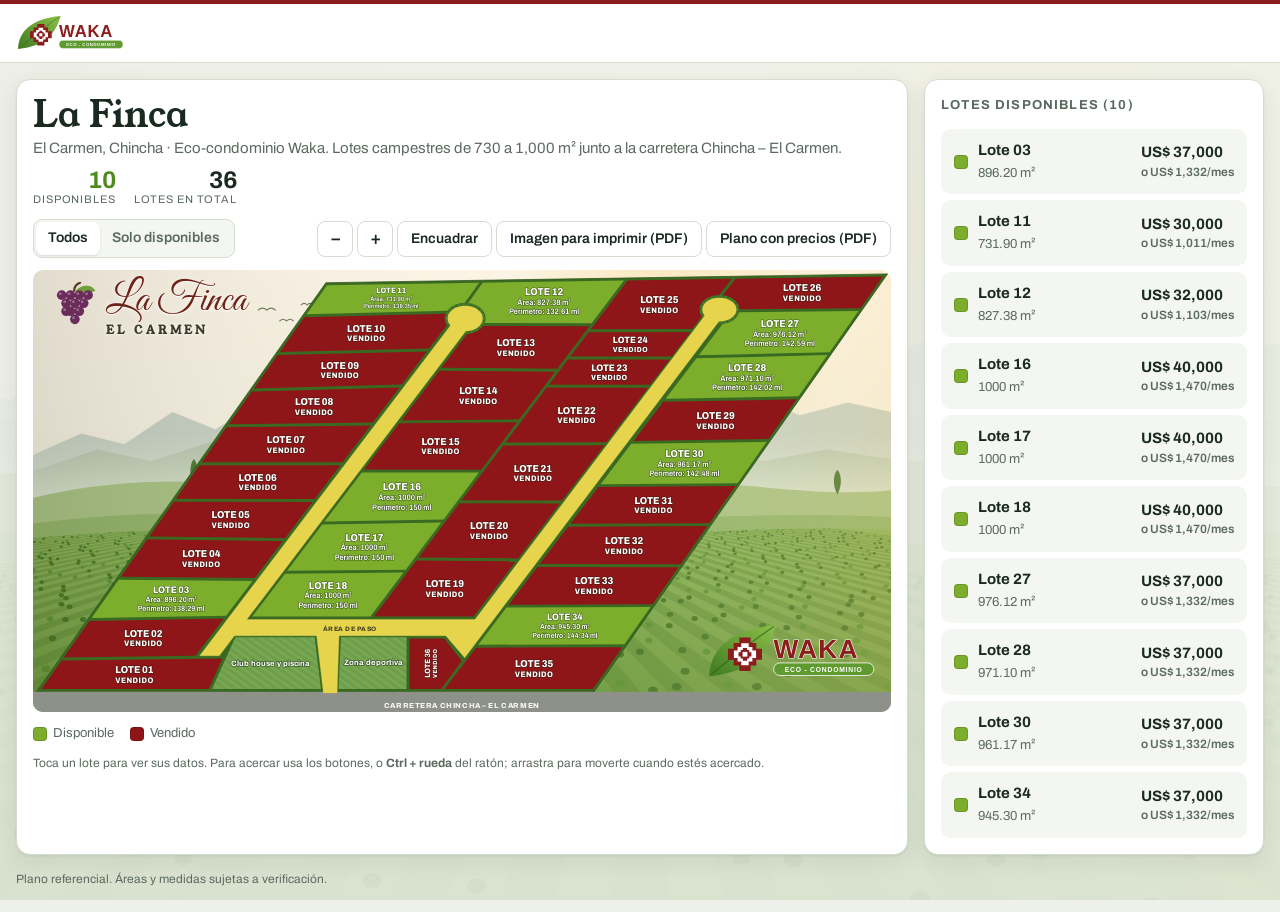
<file: index.html>
<!doctype html>
<html lang="es">
<head>
<meta charset="utf-8">
<meta name="viewport" content="width=device-width, initial-scale=1, viewport-fit=cover">
<title>Mapa de Lotes</title>
<meta name="description" content="Plano interactivo de lotes: disponibilidad, áreas y precios.">
<link rel="preconnect" href="https://fonts.googleapis.com">
<link rel="preconnect" href="https://fonts.gstatic.com" crossorigin>
<link rel="stylesheet" href="https://fonts.googleapis.com/css2?family=Archivo:wdth,wght@75..125,400..800&family=Great+Vibes&family=Young+Serif&display=swap">
<link rel="stylesheet" href="assets/css/estilo.css">
</head>
<body>
<header class="barra">
  <div class="marca">
    <img class="marca-logo" id="marcaLogo" alt="" hidden>
    <span class="marca-nombre" id="sitioNombre">Mapa de Lotes</span>
    <span class="marca-sub" id="marcaLema"></span>
  </div>
  <nav class="pestanas" id="pestanas" role="tablist" aria-label="Condominios"></nav>
</header>

<div class="aviso-borrador" id="avisoBorrador" hidden>
  Vista previa del borrador del editor. Los visitantes de la web todavía no ven estos cambios.
</div>

<main class="visor">
  <section class="tarjeta plano-card" aria-labelledby="condNombre">
    <div class="plano-cabecera">
      <div>
        <h1 id="condNombre">Cargando…</h1>
        <p id="condUbicacion"></p>
      </div>
      <div class="resumen" id="resumen"></div>
    </div>

    <div class="plano-herramientas">
      <div class="segmento" role="group" aria-label="Filtrar lotes">
        <button type="button" id="filtroTodos" aria-pressed="true">Todos</button>
        <button type="button" id="filtroDisp" aria-pressed="false">Solo disponibles</button>
      </div>
      <div class="zoom">
        <button type="button" class="btn btn-icono" id="zoomMenos" aria-label="Alejar">−</button>
        <button type="button" class="btn btn-icono" id="zoomMas" aria-label="Acercar">+</button>
        <button type="button" class="btn" id="zoomReset">Encuadrar</button>
        <button type="button" class="btn" id="btnImagenPdf" title="Solo el plano con el fondo y el logo, a toda la hoja">Imagen para imprimir (PDF)</button>
        <button type="button" class="btn" id="btnPlanoPdf" title="Plano con la tabla de lotes disponibles y precios">Plano con precios (PDF)</button>
      </div>
    </div>

    <div class="plano-marco" id="marco">
      <svg id="plano" class="plano-svg interactivo" role="img" aria-label="Plano de lotes"></svg>
    </div>

    <div class="leyenda" id="leyenda"></div>
    <p class="nota-plano">Toca un lote para ver sus datos. Para acercar usa los botones, o <b>Ctrl + rueda</b> del ratón; arrastra para moverte cuando estés acercado.</p>
  </section>

  <aside class="tarjeta panel" id="panel" aria-live="polite"></aside>
</main>

<footer class="pie" id="pie"></footer>

<!-- Se llena al exportar a PDF (plano o cotización) -->
<div id="impresion"></div>

<script src="data/condominios.js"></script>
<script src="assets/js/plano.js"></script>
<script src="assets/js/visor.js"></script>
</body>
</html>
</file>
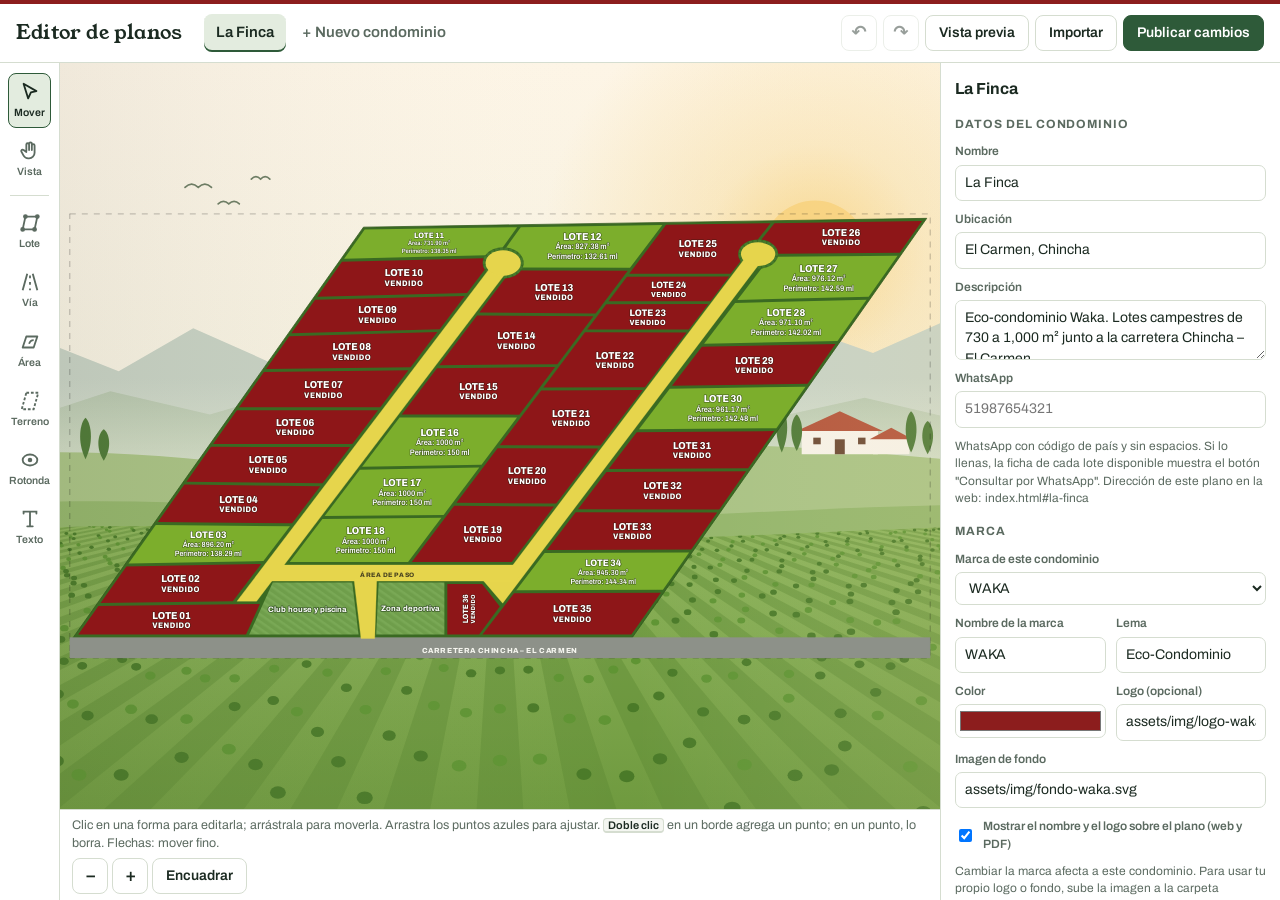
<file: editor.html>
<!doctype html>
<html lang="es">
<head>
<meta charset="utf-8">
<meta name="viewport" content="width=device-width, initial-scale=1, viewport-fit=cover">
<title>Editor de Planos</title>
<meta name="robots" content="noindex">
<link rel="preconnect" href="https://fonts.googleapis.com">
<link rel="preconnect" href="https://fonts.gstatic.com" crossorigin>
<link rel="stylesheet" href="https://fonts.googleapis.com/css2?family=Archivo:wdth,wght@75..125,400..800&family=Great+Vibes&family=Young+Serif&display=swap">
<link rel="stylesheet" href="assets/css/estilo.css">
</head>
<body class="editor-body">
<header class="barra">
  <div class="marca"><span class="marca-nombre">Editor de planos</span></div>
  <nav class="pestanas" id="pestanas" role="tablist" aria-label="Condominios"></nav>
  <div class="acciones">
    <button type="button" class="btn btn-icono" id="btnDeshacer" title="Deshacer (Ctrl+Z)" aria-label="Deshacer">↶</button>
    <button type="button" class="btn btn-icono" id="btnRehacer" title="Rehacer (Ctrl+Y)" aria-label="Rehacer">↷</button>
    <a class="btn" id="btnVista" href="index.html?borrador" target="_blank" rel="noopener">Vista previa</a>
    <button type="button" class="btn" id="btnImportar">Importar</button>
    <button type="button" class="btn btn-primario" id="btnPublicar">Publicar cambios</button>
    <input type="file" id="archivoImportar" accept=".js,.json,application/json,text/javascript" hidden>
  </div>
</header>

<div class="aviso-borrador" id="avisoBorrador" hidden>
  <span>Tienes cambios guardados en este navegador que aún no están publicados en la web.</span>
  <button type="button" class="btn" id="btnDescartar">Descartar borrador</button>
</div>

<main class="editor">
  <nav class="herramientas" id="herramientas" aria-label="Herramientas">
    <button type="button" class="herr" data-herr="seleccionar" title="Seleccionar y mover (V)">
      <svg viewBox="0 0 24 24" fill="none" stroke="currentColor" stroke-width="2" stroke-linejoin="round"><path d="M5 3l14 8-6 1.5L10 19z"/></svg>Mover</button>
    <button type="button" class="herr" data-herr="mano" title="Desplazar la vista (H o barra espaciadora)">
      <svg viewBox="0 0 24 24" fill="none" stroke="currentColor" stroke-width="2" stroke-linecap="round"><path d="M8 12V5a1.5 1.5 0 013 0v6m0-7a1.5 1.5 0 013 0v7m0-5a1.5 1.5 0 013 0v8a6 6 0 01-6 6h-1a6 6 0 01-5-3l-2.5-4.5a1.5 1.5 0 012.5-1.5L8 13"/></svg>Vista</button>
    <div class="herr-sep"></div>
    <button type="button" class="herr" data-herr="lote" title="Dibujar lote (L)">
      <svg viewBox="0 0 24 24" fill="none" stroke="currentColor" stroke-width="2" stroke-linejoin="round"><path d="M7 5h13l-3 14H4z"/><circle cx="7" cy="5" r="1.6" fill="currentColor"/><circle cx="20" cy="5" r="1.6" fill="currentColor"/><circle cx="17" cy="19" r="1.6" fill="currentColor"/><circle cx="4" cy="19" r="1.6" fill="currentColor"/></svg>Lote</button>
    <button type="button" class="herr" data-herr="via" title="Dibujar vía o calle (R)">
      <svg viewBox="0 0 24 24" fill="none" stroke="currentColor" stroke-width="2"><path d="M9 3L4 21M15 3l5 18"/><path d="M12 5v3m0 4v3m0 4v2" stroke-dasharray="0"/></svg>Vía</button>
    <button type="button" class="herr" data-herr="area" title="Dibujar área común (A)">
      <svg viewBox="0 0 24 24" fill="none" stroke="currentColor" stroke-width="2" stroke-linejoin="round"><path d="M4 18l4-12h12l-4 12z"/><path d="M11 14c1-3 3-4 5-4" /></svg>Área</button>
    <button type="button" class="herr" data-herr="terreno" title="Dibujar contorno del terreno (T)">
      <svg viewBox="0 0 24 24" fill="none" stroke="currentColor" stroke-width="2" stroke-dasharray="3 2"><path d="M8 3h13l-5 18H3z"/></svg>Terreno</button>
    <button type="button" class="herr" data-herr="rotonda" title="Rotonda: arrastra para dibujar (O)">
      <svg viewBox="0 0 24 24" fill="none" stroke="currentColor" stroke-width="2"><ellipse cx="12" cy="12" rx="8" ry="6"/><circle cx="12" cy="12" r="1.5" fill="currentColor"/></svg>Rotonda</button>
    <button type="button" class="herr" data-herr="texto" title="Texto (X)">
      <svg viewBox="0 0 24 24" fill="none" stroke="currentColor" stroke-width="2" stroke-linecap="round"><path d="M5 6V4h14v2M12 4v16M9 20h6"/></svg>Texto</button>
  </nav>

  <section class="lienzo" id="lienzo">
    <div class="plano-marco" id="marco">
      <svg id="plano" class="plano-svg" role="img" aria-label="Plano en edición"></svg>
    </div>
    <div class="lienzo-info">
      <span id="ayudaHerr"></span>
      <span class="zoom">
        <button type="button" class="btn btn-icono" id="zoomMenos" aria-label="Alejar">−</button>
        <button type="button" class="btn btn-icono" id="zoomMas" aria-label="Acercar">+</button>
        <button type="button" class="btn" id="zoomReset">Encuadrar</button>
      </span>
    </div>
  </section>

  <aside class="propiedades" id="propiedades" aria-label="Propiedades"></aside>
</main>

<dialog class="modal" id="modal"></dialog>
<div class="aviso-flotante" id="aviso" role="status" hidden></div>

<script src="data/condominios.js"></script>
<script src="assets/js/plano.js"></script>
<script src="assets/js/editor.js"></script>
</body>
</html>
</file>
<file: assets/css/estilo.css>
/* ==========================================================================
   Estilo compartido: visor público (index.html) y editor (editor.html)
   ========================================================================== */

:root {
  --fondo: #eef1ea;
  --superficie: #ffffff;
  --superficie-2: #f4f6f1;
  --tinta: #1b2a21;
  --tenue: #5b6a60;
  --linea: #d5ddd0;
  --acento: #2e5a39;
  --acento-tinta: #ffffff;
  --acento-suave: #e3ecdf;
  --campo: #dfe6d6;
  --peligro: #a3261f;
  --sombra: 0 1px 2px rgb(20 40 25 / 8%), 0 6px 24px rgb(20 40 25 / 8%);
  --radio: 10px;
  --fuente: "Archivo", system-ui, -apple-system, "Segoe UI", Roboto, sans-serif;
  --fuente-titulo: "Young Serif", Georgia, "Times New Roman", serif;
  --marca: #8c1d1d;             /* lo cambia la marca del condominio (visor.js) */
  --fondo-img: none;            /* paisaje de la marca */
  --velo: rgb(238 241 234 / 84%);
  --ok: #3f7a1f;
  --alerta: #a35a00;
  color-scheme: light;
}

@media (prefers-color-scheme: dark) {
  :root:not([data-theme="light"]) {
    --fondo: #111813;
    --superficie: #19221c;
    --superficie-2: #1f2a23;
    --tinta: #e5ece4;
    --tenue: #9aa99e;
    --linea: #2d3a31;
    --acento: #9ccc84;
    --acento-tinta: #10200f;
    --acento-suave: #24352a;
    --campo: #1c261f;
    --peligro: #ef7a6f;
    --sombra: 0 1px 2px rgb(0 0 0 / 30%), 0 6px 24px rgb(0 0 0 / 25%);
    --velo: rgb(17 24 19 / 90%);
    --ok: #9ccc84;
    --alerta: #f0b35e;
    color-scheme: dark;
  }
}
:root[data-theme="dark"] {
  --fondo: #111813;
  --superficie: #19221c;
  --superficie-2: #1f2a23;
  --tinta: #e5ece4;
  --tenue: #9aa99e;
  --linea: #2d3a31;
  --acento: #9ccc84;
  --acento-tinta: #10200f;
  --acento-suave: #24352a;
  --campo: #1c261f;
  --peligro: #ef7a6f;
  --sombra: 0 1px 2px rgb(0 0 0 / 30%), 0 6px 24px rgb(0 0 0 / 25%);
  --velo: rgb(17 24 19 / 90%);
  --ok: #9ccc84;
  --alerta: #f0b35e;
  color-scheme: dark;
}

* { box-sizing: border-box; }
html, body { height: 100%; }
body {
  margin: 0;
  background-color: var(--fondo);
  background-image: linear-gradient(var(--velo), var(--velo)), var(--fondo-img);
  background-size: cover;
  background-position: center bottom;
  background-attachment: fixed;
  color: var(--tinta);
  font: 15px/1.45 var(--fuente);
  font-variant-numeric: tabular-nums;
}
button, input, select, textarea { font: inherit; color: inherit; }
[hidden] { display: none !important; }
:focus-visible { outline: 2px solid var(--acento); outline-offset: 2px; }

/* ---------- Botones ---------- */
.btn {
  display: inline-flex; align-items: center; justify-content: center; gap: 6px;
  min-height: 36px; padding: 7px 13px;
  border: 1px solid var(--linea); border-radius: 8px;
  background: var(--superficie); color: var(--tinta);
  font-weight: 600; font-size: 14px; line-height: 1.1;
  cursor: pointer; text-decoration: none; white-space: nowrap;
}
.btn:hover { background: var(--superficie-2); }
.btn:disabled { opacity: .45; cursor: default; }
.btn-primario { background: var(--acento); border-color: var(--acento); color: var(--acento-tinta); }
.btn-primario:hover { background: var(--acento); filter: brightness(1.08); }
.btn-peligro { color: var(--peligro); }
.btn-icono { width: 36px; padding: 0; font-size: 18px; }

/* ---------- Barra superior ---------- */
.barra {
  position: sticky; top: env(safe-area-inset-top, 0px); z-index: 20;
  display: flex; flex-wrap: wrap; align-items: center; gap: 10px 22px;
  padding: 10px 16px;
  background: var(--superficie);
  border-top: 4px solid var(--marca);
  border-bottom: 1px solid var(--linea);
}
.marca { display: flex; align-items: center; gap: 10px; }
.marca-logo { height: 38px; width: auto; display: block; }
.marca-nombre { font-family: var(--fuente-titulo); font-size: 20px; letter-spacing: .01em; }
.marca-sub { font-size: 12px; color: var(--tenue); text-transform: uppercase; letter-spacing: .08em; }
.pestanas { display: flex; gap: 4px; flex-wrap: wrap; flex: 1; min-width: 0; }
.pestana {
  border: 0; background: transparent; cursor: pointer;
  padding: 8px 12px; border-radius: 8px;
  font-weight: 600; color: var(--tenue);
}
.pestana:hover { background: var(--superficie-2); color: var(--tinta); }
.pestana[aria-selected="true"] { background: var(--acento-suave); color: var(--tinta); box-shadow: inset 0 -2px 0 var(--acento); }

/* ---------- Plano (compartido) ---------- */
.plano-marco {
  position: relative;
  container-type: inline-size;
  background: var(--campo) var(--fondo-img) center bottom / cover no-repeat;
  border-radius: var(--radio);
  overflow: hidden;
  touch-action: none;
}
.plano-svg { display: block; width: 100%; height: auto; user-select: none; -webkit-user-select: none; }
.plano-svg text { font-family: "Archivo", system-ui, sans-serif; }

.forma-lote polygon { stroke: none; transition: filter .12s, opacity .15s; }
.interactivo .forma-lote { cursor: pointer; }
.interactivo .forma-lote:hover polygon { filter: brightness(1.13) saturate(1.05); }
.forma-lote.sel polygon { stroke: #ffffff; stroke-width: 3.5; vector-effect: non-scaling-stroke; }
.forma-lote.sel { filter: drop-shadow(0 0 5px rgb(0 0 0 / 55%)); }
.forma-lote.atenuado { opacity: .32; }
.etiqueta-lote { pointer-events: none; fill: #fff; font-weight: 800; paint-order: stroke; stroke: rgb(18 28 12 / 55%); stroke-linejoin: round; font-stretch: 90%; text-rendering: geometricPrecision; }
.etiqueta-lote .l-e { letter-spacing: .06em; }
.etiqueta-area { pointer-events: none; fill: #fff; font-weight: 700; paint-order: stroke; stroke: rgb(20 40 15 / 55%); stroke-linejoin: round; text-anchor: middle; }
.texto-libre { font-weight: 800; letter-spacing: .08em; text-anchor: middle; }

.leyenda { display: flex; flex-wrap: wrap; gap: 6px 16px; font-size: 13px; color: var(--tenue); }
.leyenda span { display: inline-flex; align-items: center; gap: 6px; }
.muestra { width: 14px; height: 14px; border-radius: 4px; flex: none; box-shadow: inset 0 0 0 1px rgb(0 0 0 / 15%); }

.zoom { display: flex; flex-wrap: wrap; gap: 4px; }

/* ==========================================================================
   Visor público
   ========================================================================== */
.visor {
  display: grid; grid-template-columns: minmax(0, 1fr) 340px; gap: 16px;
  max-width: 1500px; margin: 0 auto; padding: 16px;
}
.tarjeta { background: var(--superficie); border: 1px solid var(--linea); border-radius: 14px; box-shadow: var(--sombra); }
.plano-card { padding: 16px; display: flex; flex-direction: column; gap: 12px; min-width: 0; }
.plano-cabecera { display: flex; flex-wrap: wrap; justify-content: space-between; align-items: flex-end; gap: 8px 20px; }
.plano-cabecera h1 { font-family: var(--fuente-titulo); font-weight: 400; font-size: clamp(26px, 3.2vw, 36px); line-height: 1.05; margin: 0; text-wrap: balance; }
.plano-cabecera p { margin: 4px 0 0; color: var(--tenue); }
.resumen { display: flex; gap: 18px; }
.cifra { display: flex; flex-direction: column; align-items: flex-end; }
.cifra b { font-size: 24px; line-height: 1; }
.cifra small { font-size: 11px; text-transform: uppercase; letter-spacing: .08em; color: var(--tenue); }
.cifra-verde b { color: #4f8a1f; }
:root[data-theme="dark"] .cifra-verde b { color: #9ccc84; }
@media (prefers-color-scheme: dark) { :root:not([data-theme="light"]) .cifra-verde b { color: #9ccc84; } }
.plano-herramientas { display: flex; flex-wrap: wrap; justify-content: space-between; align-items: center; gap: 8px; }
.segmento { display: inline-flex; border: 1px solid var(--linea); border-radius: 9px; padding: 2px; background: var(--superficie-2); }
.segmento button { border: 0; background: transparent; padding: 6px 12px; border-radius: 7px; cursor: pointer; font-weight: 600; font-size: 14px; color: var(--tenue); }
.segmento button[aria-pressed="true"] { background: var(--superficie); color: var(--tinta); box-shadow: 0 1px 2px rgb(0 0 0 / 12%); }
.nota-plano { font-size: 12px; color: var(--tenue); margin: 0; }

.panel { padding: 16px; display: flex; flex-direction: column; gap: 14px; align-self: start; position: sticky; top: 76px; max-height: calc(100vh - 92px); overflow: auto; }
.panel h2 { margin: 0; font-size: 13px; text-transform: uppercase; letter-spacing: .09em; color: var(--tenue); font-weight: 700; }
.lista-lotes { display: flex; flex-direction: column; gap: 6px; margin: 0; padding: 0; list-style: none; }
.fila-lote {
  width: 100%; display: grid; grid-template-columns: auto 1fr auto; align-items: center; gap: 10px;
  padding: 10px 12px; text-align: left; cursor: pointer;
  background: var(--superficie-2); border: 1px solid transparent; border-radius: 10px;
}
.fila-lote:hover { border-color: var(--linea); }
.fila-lote strong { display: block; font-size: 15px; }
.fila-lote small { color: var(--tenue); font-size: 13px; }
.fila-precio { font-weight: 700; font-size: 15px; }
.vacio { color: var(--tenue); font-size: 14px; margin: 0; }

.detalle { display: flex; flex-direction: column; gap: 14px; }
.detalle-cab { display: flex; justify-content: space-between; align-items: flex-start; gap: 10px; }
.detalle-cab h3 { font-family: var(--fuente-titulo); font-weight: 400; font-size: 30px; line-height: 1; margin: 2px 0 0; }
.pastilla { display: inline-flex; align-items: center; gap: 6px; padding: 4px 10px; border-radius: 99px; font-size: 12px; font-weight: 700; letter-spacing: .06em; text-transform: uppercase; color: #fff; }
.precio-grande { font-size: 28px; font-weight: 800; letter-spacing: -.01em; }
.precio-grande small { display: block; font-size: 12px; font-weight: 600; color: var(--tenue); letter-spacing: .06em; text-transform: uppercase; }
.datos { display: grid; grid-template-columns: 1fr 1fr; gap: 10px; margin: 0; }
.datos div { background: var(--superficie-2); border-radius: 10px; padding: 10px 12px; }
.datos .ancho { grid-column: 1 / -1; }
.datos dt { font-size: 11px; text-transform: uppercase; letter-spacing: .08em; color: var(--tenue); }
.datos dd { margin: 2px 0 0; font-weight: 700; font-size: 16px; overflow-wrap: anywhere; }
.contacto { display: flex; flex-direction: column; gap: 6px; font-size: 13px; color: var(--tenue); }

.pie { max-width: 1500px; margin: 0 auto; padding: 0 16px 24px; color: var(--tenue); font-size: 12px; }

@media (max-width: 600px) {
  .barra { gap: 6px 12px; }
  .pestanas { flex: 1 1 100%; flex-wrap: nowrap; overflow-x: auto; }
  .pestana { flex: none; }
}
@media (max-width: 960px) {
  .visor { grid-template-columns: 1fr; padding: 12px; }
  .panel { position: static; max-height: none; }
  .plano-card { padding: 12px; }
}

/* Modo incrustado (iframe en otra web): index.html?embed */
.embed .barra, .embed .pie { display: none; }
.embed .visor { padding: 8px; }

/* ==========================================================================
   Editor
   ========================================================================== */
.editor-body { display: flex; flex-direction: column; height: 100%; overflow: hidden; }
.editor-body .barra { position: static; }
.acciones { display: flex; flex-wrap: wrap; gap: 6px; }
.aviso-borrador {
  display: flex; flex-wrap: wrap; align-items: center; gap: 8px 14px;
  padding: 7px 16px; font-size: 13px;
  background: var(--acento-suave); border-bottom: 1px solid var(--linea);
}
.editor {
  flex: 1; min-height: 0;
  display: grid; grid-template-columns: 60px minmax(0, 1fr) 340px;
}
.herramientas {
  display: flex; flex-direction: column; gap: 4px; padding: 10px 8px;
  background: var(--superficie); border-right: 1px solid var(--linea); overflow: auto;
}
.herr {
  display: flex; flex-direction: column; align-items: center; gap: 2px;
  padding: 7px 2px; border: 1px solid transparent; border-radius: 8px;
  background: transparent; cursor: pointer; font-size: 10.5px; font-weight: 600; color: var(--tenue);
}
.herr svg { width: 22px; height: 22px; }
.herr:hover { background: var(--superficie-2); color: var(--tinta); }
.herr[aria-pressed="true"] { background: var(--acento-suave); border-color: var(--acento); color: var(--tinta); }
.herr-sep { height: 1px; background: var(--linea); margin: 4px 2px; }

.lienzo { position: relative; min-width: 0; min-height: 0; display: flex; flex-direction: column; background: var(--campo); }
.lienzo .plano-marco { flex: 1; border-radius: 0; }
.lienzo .plano-svg { position: absolute; inset: 0; width: 100%; height: 100%; }
.lienzo-info {
  display: flex; flex-wrap: wrap; justify-content: space-between; align-items: center; gap: 6px 14px;
  padding: 6px 12px; font-size: 12.5px; color: var(--tenue);
  background: var(--superficie); border-top: 1px solid var(--linea);
}
.lienzo-info kbd { font: 600 11px var(--fuente); border: 1px solid var(--linea); border-bottom-width: 2px; border-radius: 4px; padding: 0 4px; background: var(--superficie-2); color: var(--tinta); }
.modo-mano .plano-svg { cursor: grab; }
.modo-dibujo .plano-svg { cursor: crosshair; }

.propiedades { background: var(--superficie); border-left: 1px solid var(--linea); overflow: auto; padding: 14px; display: flex; flex-direction: column; gap: 16px; }
.propiedades h2 { margin: 0; font-size: 16px; }
.propiedades h3 { margin: 0; font-size: 12px; text-transform: uppercase; letter-spacing: .08em; color: var(--tenue); }
.seccion { display: flex; flex-direction: column; gap: 10px; }
.rejilla { display: grid; grid-template-columns: 1fr 1fr; gap: 10px; }
.campo { display: flex; flex-direction: column; gap: 4px; font-size: 12px; font-weight: 600; color: var(--tenue); min-width: 0; }
.campo.ancho { grid-column: 1 / -1; }
.campo input, .campo select, .campo textarea {
  width: 100%; min-width: 0; padding: 7px 9px;
  border: 1px solid var(--linea); border-radius: 7px;
  background: var(--superficie); color: var(--tinta); font-weight: 400; font-size: 14px;
}
.campo textarea { resize: vertical; min-height: 60px; }
.campo input[type="range"] { padding: 0; }
.campo input[type="color"] { padding: 2px; height: 34px; }
.ayuda { font-size: 12px; color: var(--tenue); margin: 0; }
.fila-botones { display: flex; flex-wrap: wrap; gap: 6px; }
.tabla-lotes { width: 100%; border-collapse: collapse; font-size: 13px; }
.tabla-lotes th { text-align: left; font-size: 11px; text-transform: uppercase; letter-spacing: .06em; color: var(--tenue); font-weight: 700; padding: 4px; }
.tabla-lotes td { padding: 3px 4px; border-top: 1px solid var(--linea); }
.tabla-lotes tr:hover td { background: var(--superficie-2); }
.tabla-lotes select { width: 100%; padding: 3px 4px; border: 1px solid var(--linea); border-radius: 6px; background: var(--superficie); font-size: 12.5px; }
.tabla-lotes button { border: 0; background: none; cursor: pointer; font-weight: 700; padding: 2px 4px; display: inline-flex; align-items: center; gap: 6px; }

.manija { fill: #ffffff; stroke: #1f6fd1; vector-effect: non-scaling-stroke; stroke-width: 2; cursor: move; }
.manija-etiqueta { fill: #1f6fd1; stroke: #fff; stroke-width: 1.5; vector-effect: non-scaling-stroke; cursor: move; }
.contorno-sel { fill: none; stroke: #1f6fd1; stroke-width: 2; stroke-dasharray: 6 4; vector-effect: non-scaling-stroke; pointer-events: none; }
.previa { fill: rgb(31 111 209 / 18%); stroke: #1f6fd1; stroke-width: 2; vector-effect: non-scaling-stroke; pointer-events: none; }
.iman { fill: none; stroke: #ff3d7f; stroke-width: 2; vector-effect: non-scaling-stroke; pointer-events: none; }
.forma-editable { cursor: pointer; }

dialog.modal {
  width: min(560px, calc(100vw - 32px)); max-height: calc(100vh - 48px);
  border: 1px solid var(--linea); border-radius: 14px; padding: 0;
  background: var(--superficie); color: var(--tinta); box-shadow: var(--sombra);
}
dialog.modal::backdrop { background: rgb(10 20 12 / 45%); }
.modal-cuerpo { padding: 18px; display: flex; flex-direction: column; gap: 12px; }
.modal-cuerpo h2 { margin: 0; font-size: 18px; }
.modal-cuerpo p { margin: 0; }
.modal-cuerpo textarea { width: 100%; height: 180px; font: 12px/1.4 ui-monospace, "SFMono-Regular", Menlo, Consolas, monospace; border: 1px solid var(--linea); border-radius: 8px; padding: 8px; background: var(--superficie-2); }
.modal-cuerpo ol { margin: 0; padding-left: 20px; display: flex; flex-direction: column; gap: 4px; }
.modal-pie { display: flex; justify-content: flex-end; flex-wrap: wrap; gap: 8px; padding: 12px 18px; border-top: 1px solid var(--linea); }

.aviso-flotante {
  position: fixed; left: 50%; bottom: calc(18px + env(safe-area-inset-bottom, 0px)); transform: translateX(-50%);
  background: var(--tinta); color: var(--fondo); padding: 9px 16px; border-radius: 9px;
  font-size: 14px; font-weight: 600; z-index: 50; box-shadow: var(--sombra);
}

@media (max-width: 1100px) {
  .editor { grid-template-columns: 56px minmax(0, 1fr) 290px; }
}
@media (max-width: 760px) {
  .editor-body { height: auto; overflow: visible; }
  .editor { grid-template-columns: 1fr; }
  .herramientas { flex-direction: row; flex-wrap: wrap; border-right: 0; border-bottom: 1px solid var(--linea); }
  .herr-sep { width: 1px; height: auto; margin: 2px 4px; }
  .lienzo { height: 62vh; }
  .propiedades { border-left: 0; border-top: 1px solid var(--linea); }
}

@media (prefers-reduced-motion: reduce) {
  * { transition: none !important; scroll-behavior: auto !important; }
}

/* ==========================================================================
   Precios y simulador de crédito (visor)
   ========================================================================== */
.precios { display: grid; grid-template-columns: 1fr 1fr; gap: 10px; }
.precio-caja { background: var(--superficie-2); border-radius: 10px; padding: 10px 12px; }
.precio-caja.principal { grid-column: 1 / -1; background: var(--acento-suave); }
.precio-caja small { display: block; font-size: 11px; font-weight: 700; letter-spacing: .08em; text-transform: uppercase; color: var(--tenue); }
.precio-caja b { display: block; font-size: 17px; }
.precio-caja.principal b { font-size: 28px; letter-spacing: -.01em; }
.precio-caja span { font-size: 12.5px; color: var(--tenue); }

.simulador { display: flex; flex-direction: column; gap: 12px; border: 1px solid var(--linea); border-radius: 12px; padding: 14px; }
.simulador h4 { margin: 0; font-size: 15px; }
.sim-campo { display: flex; flex-direction: column; gap: 5px; font-size: 12px; font-weight: 700; letter-spacing: .06em; text-transform: uppercase; color: var(--tenue); }
.sim-dinero { display: flex; align-items: center; border: 1px solid var(--linea); border-radius: 8px; background: var(--superficie); overflow: hidden; }
.sim-dinero span { padding: 0 10px; font-weight: 700; color: var(--tenue); text-transform: none; letter-spacing: 0; }
.sim-dinero input { flex: 1; min-width: 0; border: 0; padding: 9px 10px 9px 0; font-size: 17px; font-weight: 700; background: transparent; letter-spacing: 0; }
.sim-dinero input:focus { outline: none; }
.sim-dinero:focus-within { outline: 2px solid var(--acento); outline-offset: 1px; }
.sim-nota { font-size: 12px; font-weight: 500; text-transform: none; letter-spacing: 0; color: var(--tenue); }
.sim-nota.alerta { color: var(--alerta); font-weight: 700; }
.chips { display: flex; flex-wrap: wrap; gap: 6px; }
.chip { border: 1px solid var(--linea); background: var(--superficie); border-radius: 99px; padding: 6px 12px; font-weight: 700; font-size: 13.5px; cursor: pointer; }
.chip[aria-pressed="true"] { background: var(--acento); border-color: var(--acento); color: var(--acento-tinta); }
.chip-otro { width: 76px; border: 1px solid var(--linea); border-radius: 99px; padding: 6px 10px; font-size: 13.5px; background: var(--superficie); }
.sim-resultado { background: var(--acento-suave); border-radius: 10px; padding: 12px; display: flex; flex-direction: column; gap: 8px; }
.sim-cuota small { display: block; font-size: 11px; font-weight: 700; letter-spacing: .08em; text-transform: uppercase; color: var(--tenue); }
.sim-cuota b { font-size: 30px; letter-spacing: -.01em; line-height: 1.1; }
.sim-cuota b { white-space: nowrap; }
.sim-cuota b span { font-size: 15px; font-weight: 600; color: var(--tenue); }
.sim-lineas { margin: 0; display: grid; grid-template-columns: 1fr auto; gap: 3px 10px; font-size: 13.5px; }
.sim-lineas dt { color: var(--tenue); }
.sim-lineas dd { margin: 0; font-weight: 700; text-align: right; }
.tabla-plazos { width: 100%; border-collapse: collapse; font-size: 13px; }
.tabla-plazos th { text-align: right; font-size: 11px; text-transform: uppercase; letter-spacing: .06em; color: var(--tenue); padding: 4px; }
.tabla-plazos th:first-child, .tabla-plazos td:first-child { text-align: left; }
.tabla-plazos td { text-align: right; padding: 6px 4px; border-top: 1px solid var(--linea); cursor: pointer; white-space: nowrap; }
.tabla-plazos tr:hover td { background: var(--superficie-2); }
.tabla-plazos tr.activo td { background: var(--acento-suave); font-weight: 700; }
.fila-lote .desde { display: block; font-size: 12px; font-weight: 600; color: var(--tenue); text-align: right; }
.acciones-ficha { display: flex; flex-wrap: wrap; gap: 8px; }

/* ==========================================================================
   Impresión / PDF (plano y cotización)
   ========================================================================== */
#impresion { display: none; }
@page { size: A4 portrait; margin: 12mm; }
@page plano { size: A4 landscape; margin: 10mm; }
@media print {
  html, body { height: auto; background: #fff !important; color: #1b2a21; }
  body > *:not(#impresion) { display: none !important; }
  #impresion { display: block; }
  * { -webkit-print-color-adjust: exact; print-color-adjust: exact; }
}
.hoja { font: 12.5px/1.45 var(--fuente); color: #1b2a21; background: #fff; }
.hoja-plano { page: plano; }
.hoja-cab { display: flex; justify-content: space-between; align-items: center; gap: 16px; padding: 12px 16px; border-radius: 10px; background: var(--marca); color: #fff; }
.hoja-cab .h-marca { display: flex; align-items: center; gap: 10px; }
.hoja-cab .h-marca img { height: 34px; background: #fff; border-radius: 6px; padding: 3px; }
.hoja-cab b { font-family: var(--fuente-titulo); font-weight: 400; font-size: 22px; letter-spacing: .02em; }
.hoja-cab small { display: block; font-size: 11px; letter-spacing: .1em; text-transform: uppercase; opacity: .85; }
.hoja-cab .h-der { text-align: right; font-size: 11.5px; }
.hoja h1 { font-family: var(--fuente-titulo); font-weight: 400; font-size: 26px; margin: 14px 0 2px; }
.hoja .h-sub { color: #5b6a60; margin: 0 0 10px; }
.hoja .plano-marco { border-radius: 8px; border: 1px solid #d5ddd0; }
.hoja .leyenda { color: #5b6a60; margin: 6px 0 10px; }
.hoja table { width: 100%; border-collapse: collapse; }
.hoja th { text-align: left; font-size: 10.5px; text-transform: uppercase; letter-spacing: .07em; color: #5b6a60; padding: 5px 8px; border-bottom: 1.5px solid #1b2a21; }
.hoja td { padding: 5px 8px; border-bottom: 1px solid #d5ddd0; }
.hoja .num { text-align: right; }
.hoja .dos { display: grid; grid-template-columns: 1fr 1.25fr; gap: 16px; align-items: start; }
.hoja h2 { font-size: 13px; text-transform: uppercase; letter-spacing: .09em; color: #5b6a60; margin: 16px 0 6px; }
.hoja .cuota-grande { font-size: 30px; font-weight: 800; }
.hoja .destacado td { background: #eef3e8; font-weight: 700; }
.hoja .pie-hoja { margin-top: 14px; font-size: 10.5px; color: #5b6a60; border-top: 1px solid #d5ddd0; padding-top: 8px; }
.hoja-cotizacion .plano-marco svg { max-height: 330px; }

/* Sellos sobre el plano: nombre del condominio y logo de la marca */
.sello { position: absolute; pointer-events: none; z-index: 2; }
.sello-cond { top: 2.5%; left: 2%; display: flex; align-items: center; gap: .5em; font-size: 2.1cqw; color: #6e2317; }
.sello-cond svg { width: 2.6em; height: auto; flex: none; }
.sello-cond b { display: block; font: 400 2.3em/1 "Great Vibes", "Brush Script MT", cursive; text-shadow: 0 1px 0 #fff, 0 0 6px rgb(255 255 255 / 80%); }
.sello-cond small { display: block; margin-top: .25em; font: 700 .62em/1 var(--fuente-titulo); letter-spacing: .28em; text-transform: uppercase; color: #3e3a2a; text-shadow: 0 0 4px rgb(255 255 255 / 90%); }
.sello-marca { right: 1.6%; bottom: 7%; width: 20%; height: auto; }

/* PDF "solo imagen": plano, fondo y logo, a toda la hoja */
@page poster { size: A4 landscape; margin: 0; } /* visor.js lo ajusta a la proporción del plano */
.hoja-poster {
  page: poster; width: 297mm; height: 209mm; overflow: hidden;
  display: flex; align-items: center; justify-content: center;
  background: #eef2e2 var(--fondo-img) center bottom / cover no-repeat;
}
.hoja-poster .plano-marco { width: 100%; border: 0; border-radius: 0; }
</file>
